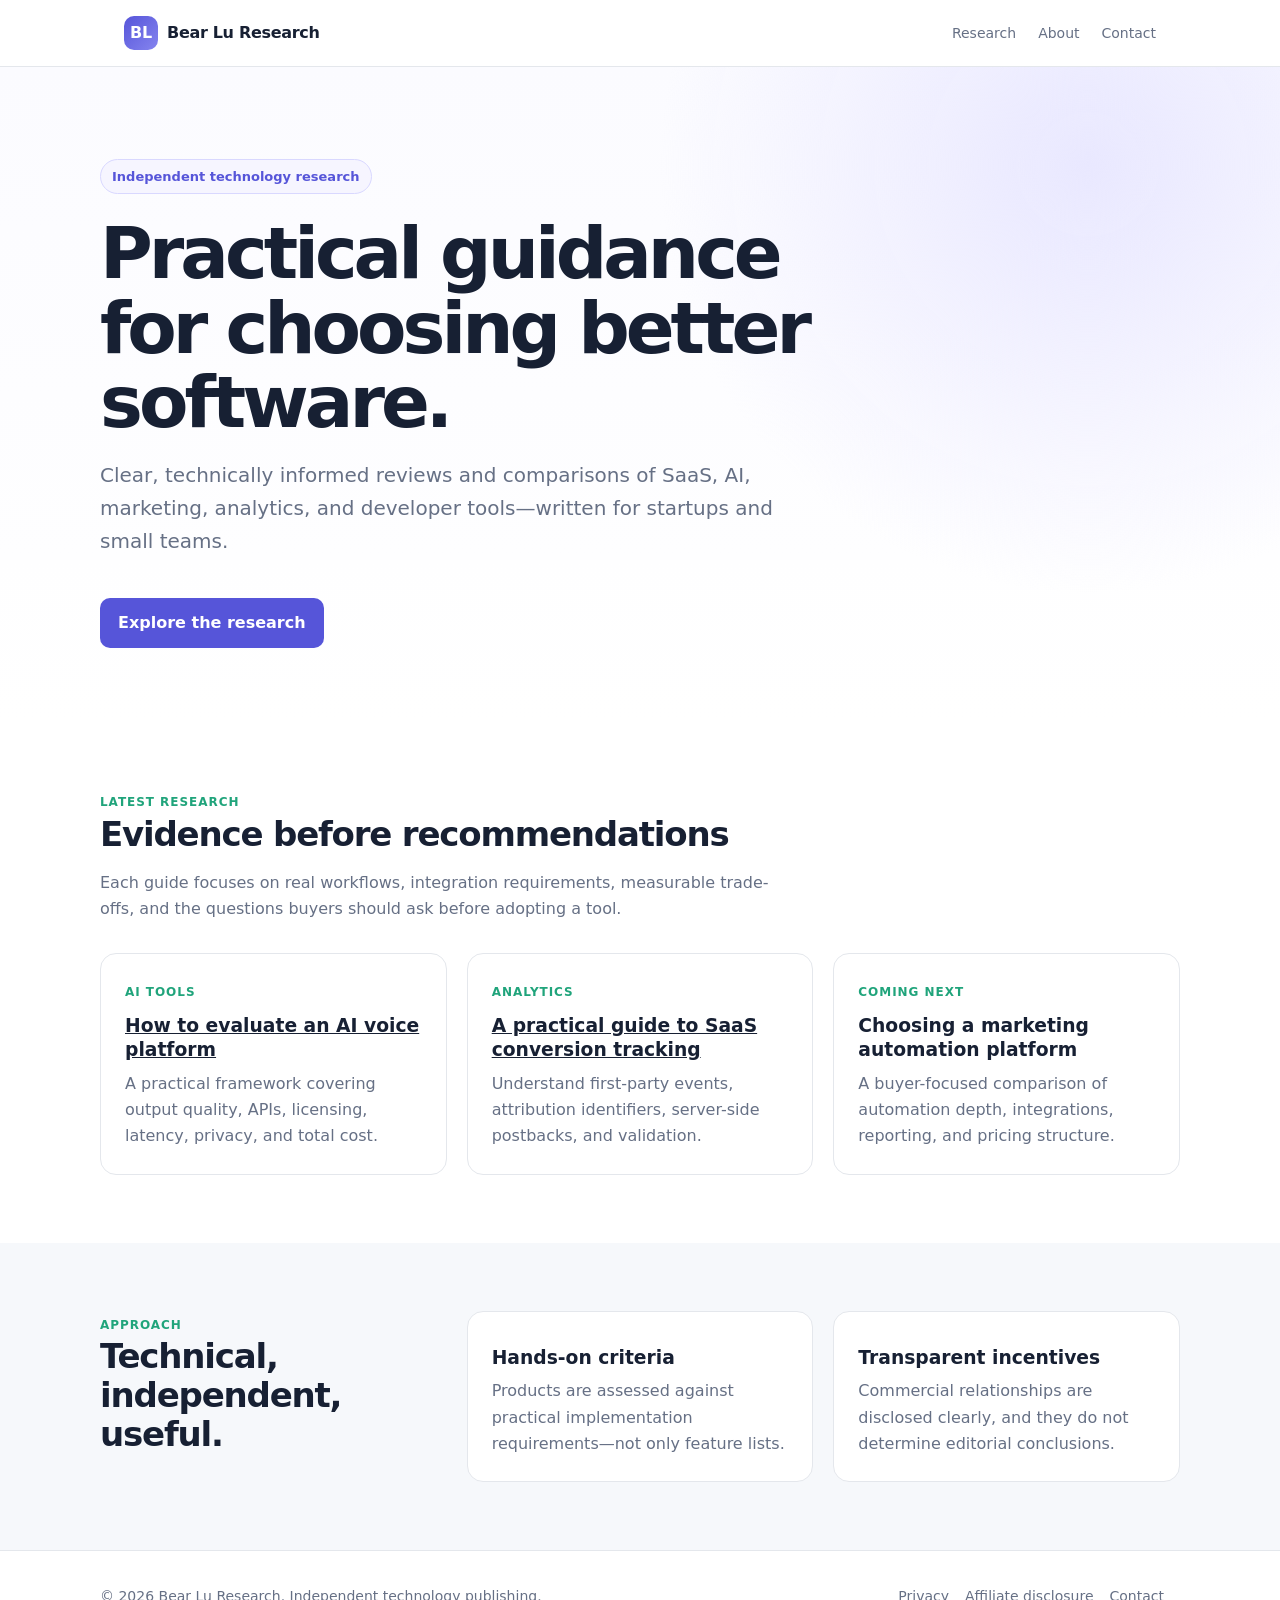
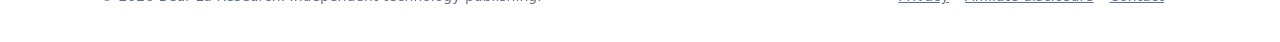
<file: index.html>
<!doctype html><html lang="en"><head><meta name='impact-site-verification' value='74fdba26-2d31-414e-9ba7-4cd402d4a3ed'><meta charset="utf-8"><meta name="viewport" content="width=device-width,initial-scale=1"><meta name="description" content="Independent research and practical guides for evaluating SaaS, AI, and developer tools."><title>Bear Lu — SaaS & AI Tool Research</title><link rel="stylesheet" href="assets/style.css"></head><body>
<header><div class="nav"><a class="brand" href="index.html"><span>BL</span>Bear Lu Research</a><nav><a href="#research">Research</a><a href="about.html">About</a><a href="contact.html">Contact</a></nav></div></header>
<main><section class="hero"><div class="wrap"><div class="eyebrow">Independent technology research</div><h1>Practical guidance for choosing better software.</h1><p class="lede">Clear, technically informed reviews and comparisons of SaaS, AI, marketing, analytics, and developer tools—written for startups and small teams.</p><a class="cta" href="#research">Explore the research</a></div></section>
<section class="section" id="research"><div class="wrap"><span class="tag">Latest research</span><h2>Evidence before recommendations</h2><p class="intro">Each guide focuses on real workflows, integration requirements, measurable trade-offs, and the questions buyers should ask before adopting a tool.</p><div class="grid">
<article class="card"><span class="tag">AI tools</span><h3><a href="articles/ai-voice-platform-guide.html">How to evaluate an AI voice platform</a></h3><p>A practical framework covering output quality, APIs, licensing, latency, privacy, and total cost.</p></article>
<article class="card"><span class="tag">Analytics</span><h3><a href="articles/saas-conversion-tracking.html">A practical guide to SaaS conversion tracking</a></h3><p>Understand first-party events, attribution identifiers, server-side postbacks, and validation.</p></article>
<article class="card"><span class="tag">Coming next</span><h3>Choosing a marketing automation platform</h3><p>A buyer-focused comparison of automation depth, integrations, reporting, and pricing structure.</p></article>
</div></div></section>
<section class="section alt"><div class="wrap"><div class="grid"><div><span class="tag">Approach</span><h2>Technical, independent, useful.</h2></div><div class="card"><h3>Hands-on criteria</h3><p>Products are assessed against practical implementation requirements—not only feature lists.</p></div><div class="card"><h3>Transparent incentives</h3><p>Commercial relationships are disclosed clearly, and they do not determine editorial conclusions.</p></div></div></div></section></main>
<footer><div class="footer"><div>© 2026 Bear Lu Research. Independent technology publishing.</div><div><a href="privacy.html">Privacy</a><a href="disclosure.html">Affiliate disclosure</a><a href="contact.html">Contact</a></div></div></footer></body></html>
</file>
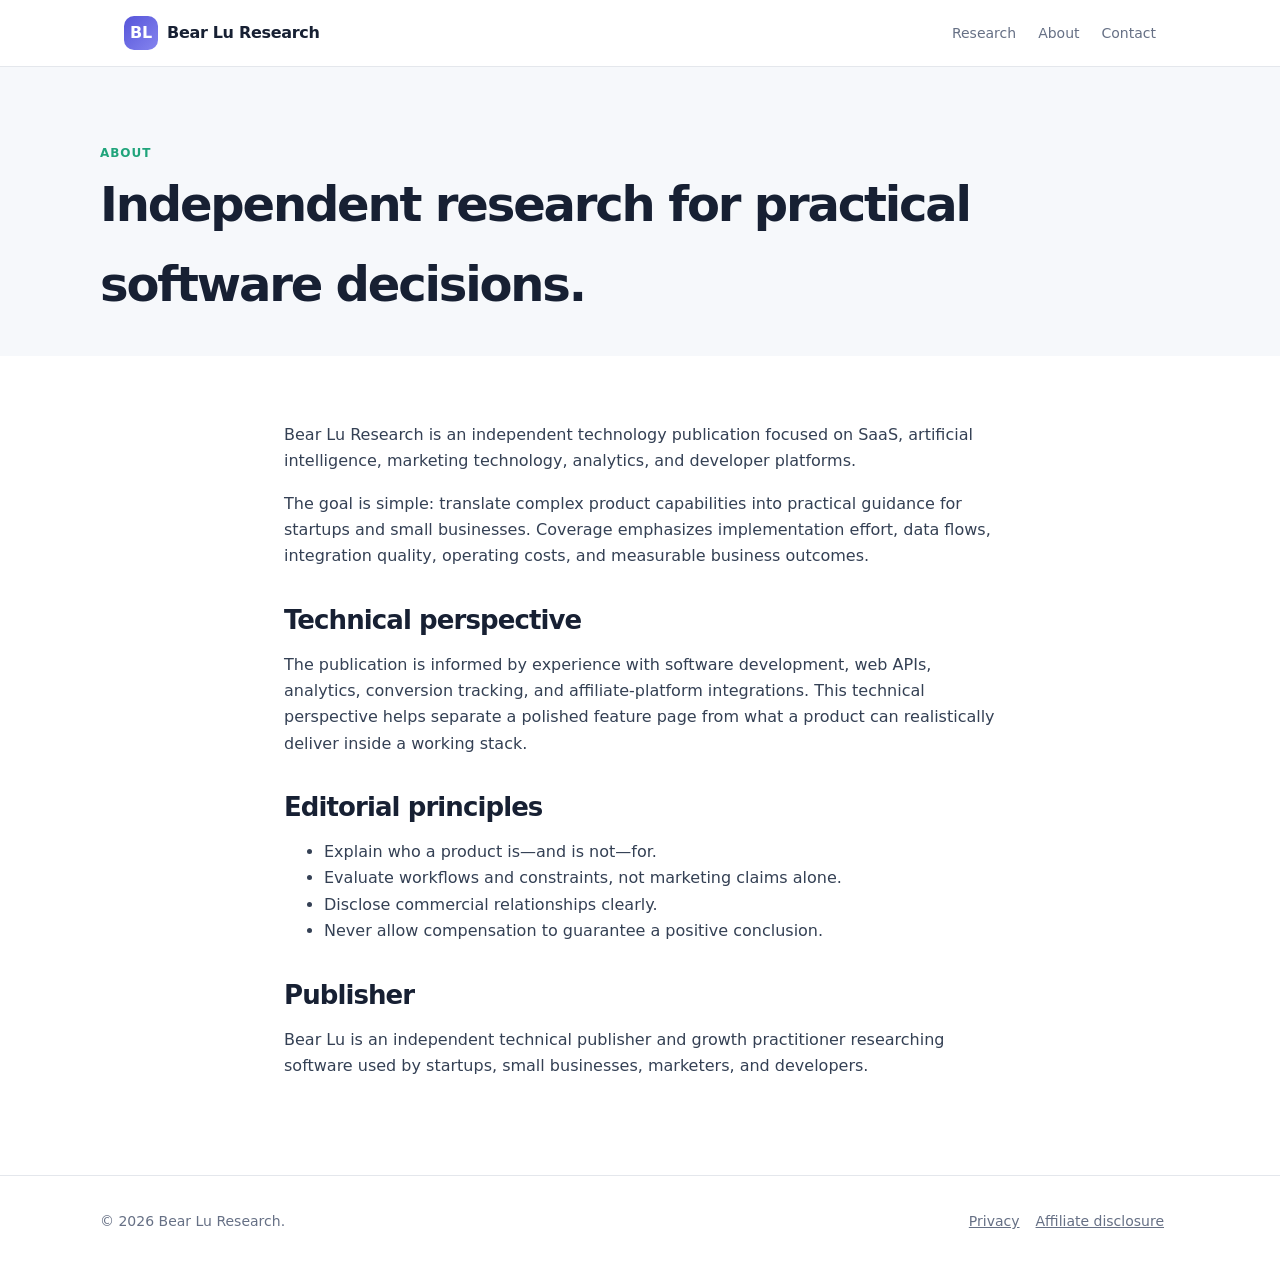
<file: about.html>
<!doctype html><html lang="en"><head><meta charset="utf-8"><meta name="viewport" content="width=device-width,initial-scale=1"><title>About — Bear Lu Research</title><link rel="stylesheet" href="assets/style.css"></head><body><header><div class="nav"><a class="brand" href="index.html"><span>BL</span>Bear Lu Research</a><nav><a href="index.html#research">Research</a><a href="about.html">About</a><a href="contact.html">Contact</a></nav></div></header><main><section class="page-head"><div class="wrap"><span class="tag">About</span><h1>Independent research for practical software decisions.</h1></div></section><article class="prose"><p>Bear Lu Research is an independent technology publication focused on SaaS, artificial intelligence, marketing technology, analytics, and developer platforms.</p><p>The goal is simple: translate complex product capabilities into practical guidance for startups and small businesses. Coverage emphasizes implementation effort, data flows, integration quality, operating costs, and measurable business outcomes.</p><h2>Technical perspective</h2><p>The publication is informed by experience with software development, web APIs, analytics, conversion tracking, and affiliate-platform integrations. This technical perspective helps separate a polished feature page from what a product can realistically deliver inside a working stack.</p><h2>Editorial principles</h2><ul><li>Explain who a product is—and is not—for.</li><li>Evaluate workflows and constraints, not marketing claims alone.</li><li>Disclose commercial relationships clearly.</li><li>Never allow compensation to guarantee a positive conclusion.</li></ul><h2>Publisher</h2><p>Bear Lu is an independent technical publisher and growth practitioner researching software used by startups, small businesses, marketers, and developers.</p></article></main><footer><div class="footer"><div>© 2026 Bear Lu Research.</div><div><a href="privacy.html">Privacy</a><a href="disclosure.html">Affiliate disclosure</a></div></div></footer></body></html>
</file>
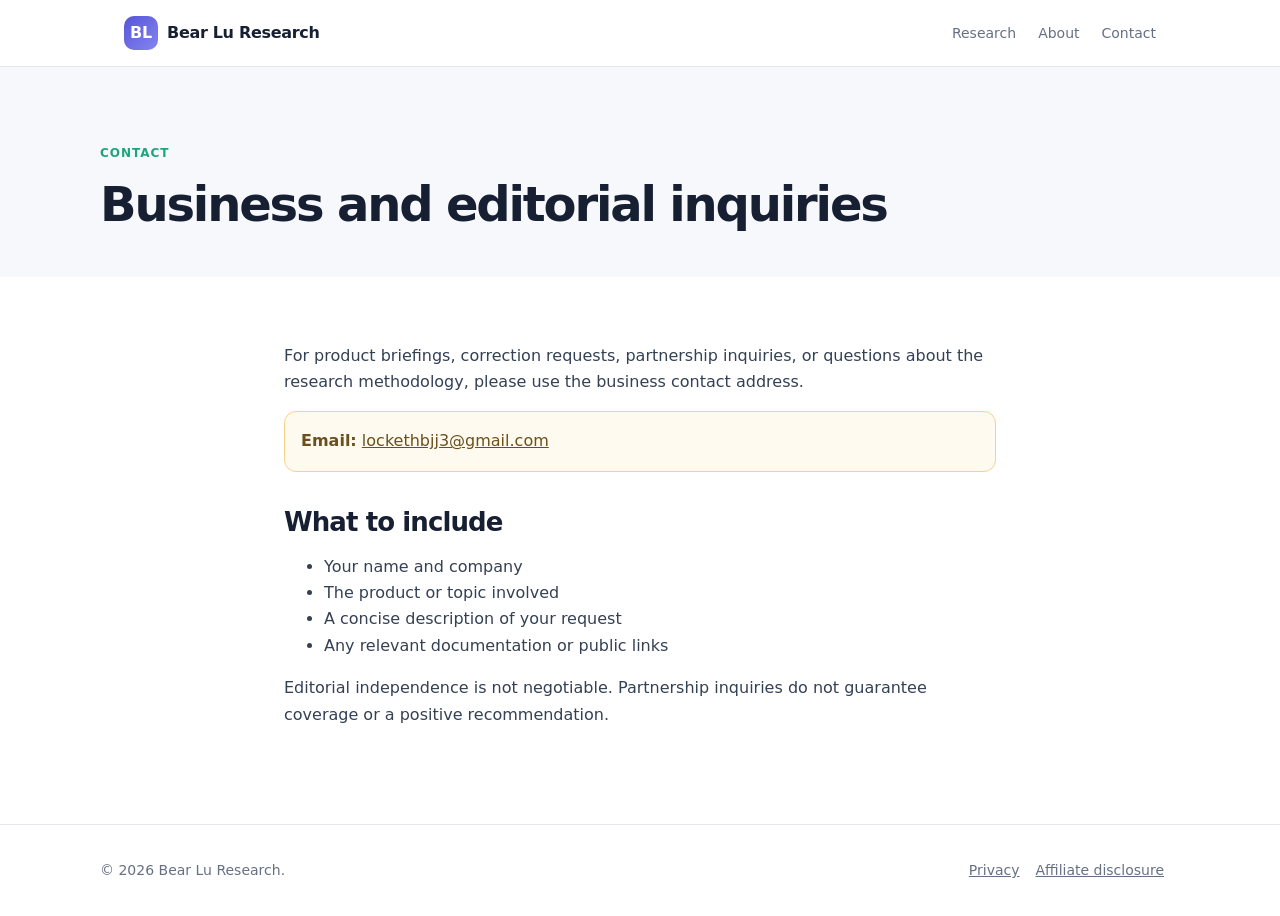
<file: contact.html>
<!doctype html><html lang="en"><head><meta charset="utf-8"><meta name="viewport" content="width=device-width,initial-scale=1"><title>Contact — Bear Lu Research</title><link rel="stylesheet" href="assets/style.css"></head><body><header><div class="nav"><a class="brand" href="index.html"><span>BL</span>Bear Lu Research</a><nav><a href="index.html#research">Research</a><a href="about.html">About</a><a href="contact.html">Contact</a></nav></div></header><main><section class="page-head"><div class="wrap"><span class="tag">Contact</span><h1>Business and editorial inquiries</h1></div></section><article class="prose"><p>For product briefings, correction requests, partnership inquiries, or questions about the research methodology, please use the business contact address.</p><div class="notice"><strong>Email:</strong> <a href="mailto:lockethbjj3@gmail.com">lockethbjj3@gmail.com</a></div><h2>What to include</h2><ul><li>Your name and company</li><li>The product or topic involved</li><li>A concise description of your request</li><li>Any relevant documentation or public links</li></ul><p>Editorial independence is not negotiable. Partnership inquiries do not guarantee coverage or a positive recommendation.</p></article></main><footer><div class="footer"><div>© 2026 Bear Lu Research.</div><div><a href="privacy.html">Privacy</a><a href="disclosure.html">Affiliate disclosure</a></div></div></footer></body></html>
</file>
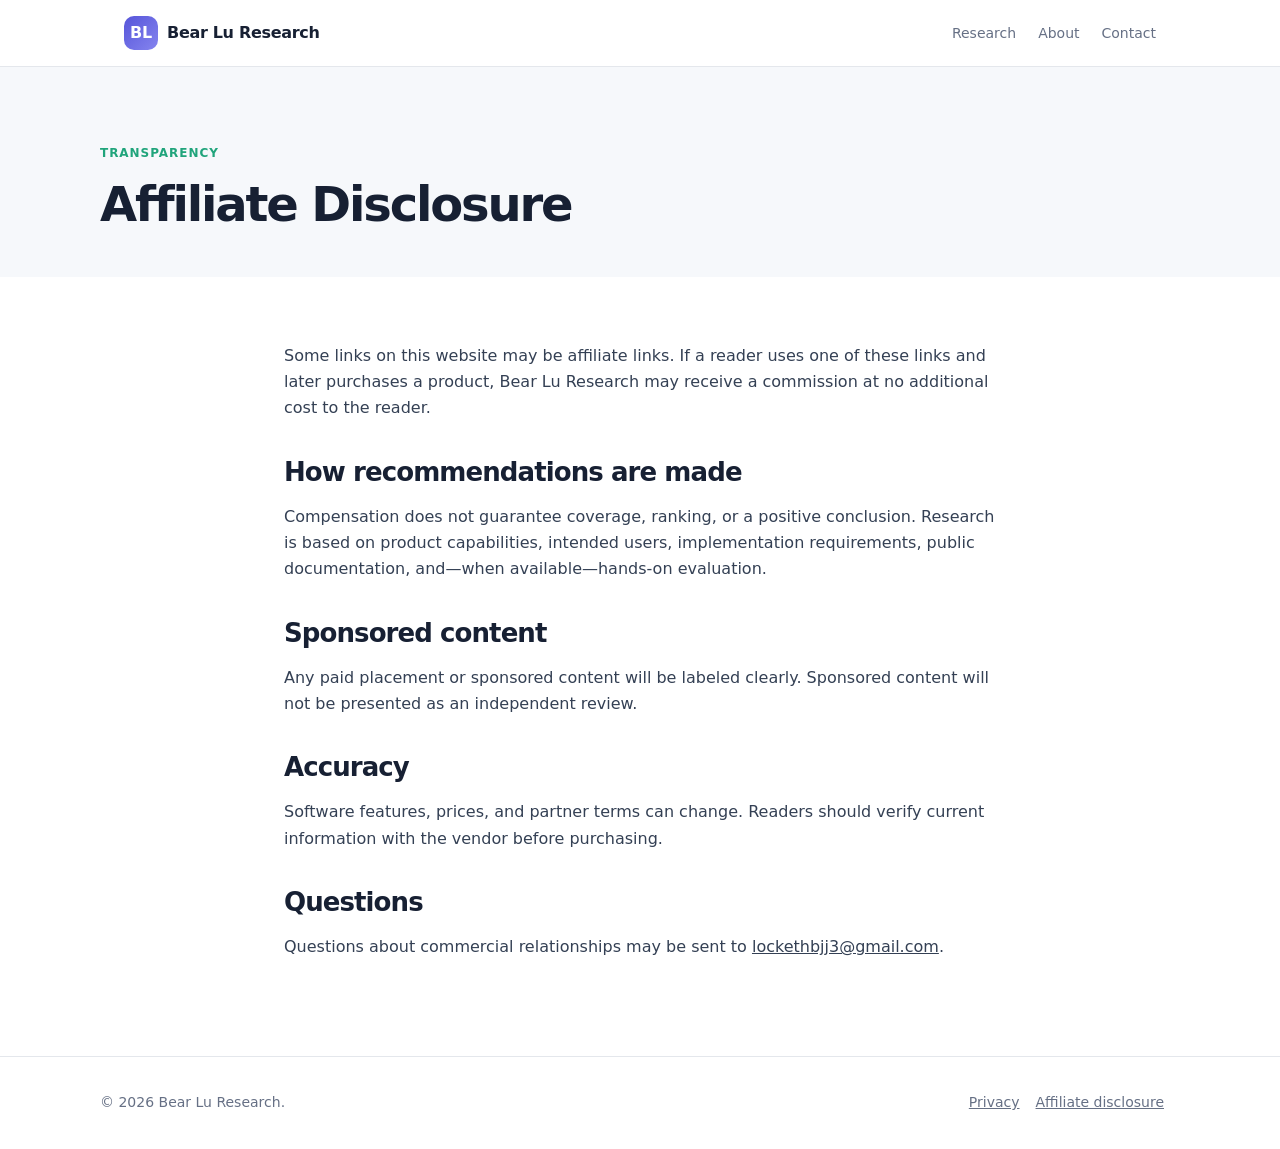
<file: disclosure.html>
<!doctype html><html lang="en"><head><meta charset="utf-8"><meta name="viewport" content="width=device-width,initial-scale=1"><title>Affiliate Disclosure — Bear Lu Research</title><link rel="stylesheet" href="assets/style.css"></head><body><header><div class="nav"><a class="brand" href="index.html"><span>BL</span>Bear Lu Research</a><nav><a href="index.html#research">Research</a><a href="about.html">About</a><a href="contact.html">Contact</a></nav></div></header><main><section class="page-head"><div class="wrap"><span class="tag">Transparency</span><h1>Affiliate Disclosure</h1></div></section><article class="prose"><p>Some links on this website may be affiliate links. If a reader uses one of these links and later purchases a product, Bear Lu Research may receive a commission at no additional cost to the reader.</p><h2>How recommendations are made</h2><p>Compensation does not guarantee coverage, ranking, or a positive conclusion. Research is based on product capabilities, intended users, implementation requirements, public documentation, and—when available—hands-on evaluation.</p><h2>Sponsored content</h2><p>Any paid placement or sponsored content will be labeled clearly. Sponsored content will not be presented as an independent review.</p><h2>Accuracy</h2><p>Software features, prices, and partner terms can change. Readers should verify current information with the vendor before purchasing.</p><h2>Questions</h2><p>Questions about commercial relationships may be sent to <a href="mailto:lockethbjj3@gmail.com">lockethbjj3@gmail.com</a>.</p></article></main><footer><div class="footer"><div>© 2026 Bear Lu Research.</div><div><a href="privacy.html">Privacy</a><a href="disclosure.html">Affiliate disclosure</a></div></div></footer></body></html>
</file>
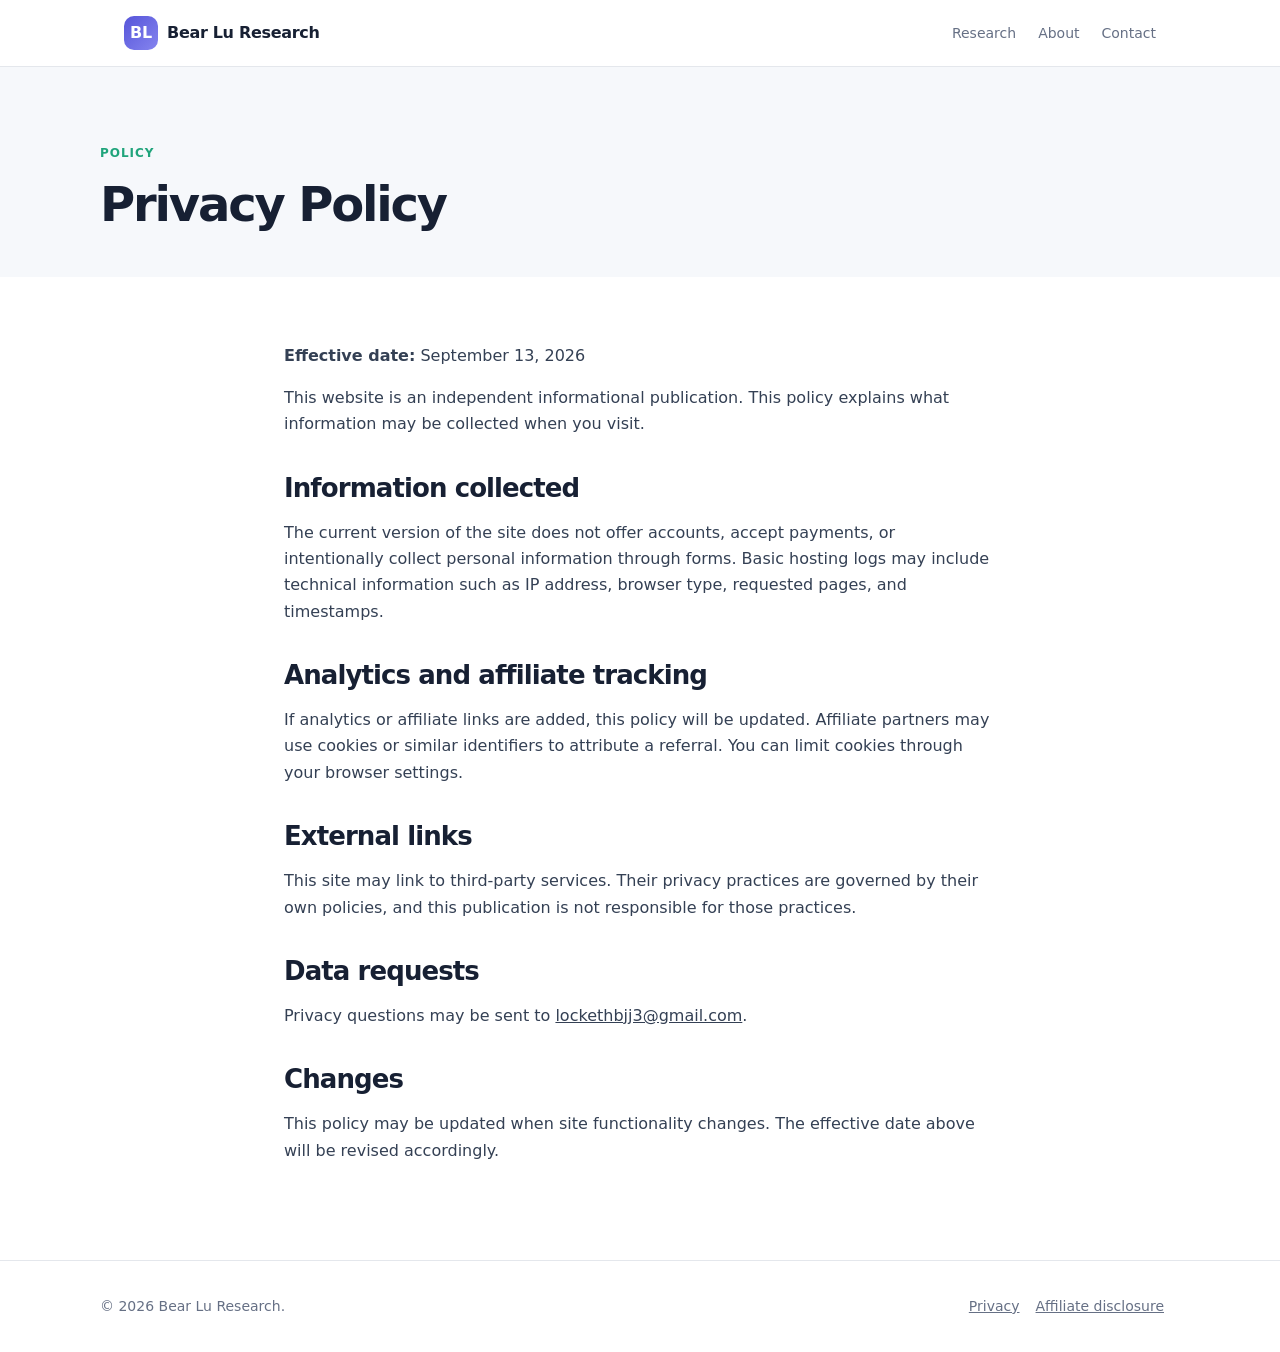
<file: privacy.html>
<!doctype html><html lang="en"><head><meta charset="utf-8"><meta name="viewport" content="width=device-width,initial-scale=1"><title>Privacy Policy — Bear Lu Research</title><link rel="stylesheet" href="assets/style.css"></head><body><header><div class="nav"><a class="brand" href="index.html"><span>BL</span>Bear Lu Research</a><nav><a href="index.html#research">Research</a><a href="about.html">About</a><a href="contact.html">Contact</a></nav></div></header><main><section class="page-head"><div class="wrap"><span class="tag">Policy</span><h1>Privacy Policy</h1></div></section><article class="prose"><p><strong>Effective date:</strong> September 13, 2026</p><p>This website is an independent informational publication. This policy explains what information may be collected when you visit.</p><h2>Information collected</h2><p>The current version of the site does not offer accounts, accept payments, or intentionally collect personal information through forms. Basic hosting logs may include technical information such as IP address, browser type, requested pages, and timestamps.</p><h2>Analytics and affiliate tracking</h2><p>If analytics or affiliate links are added, this policy will be updated. Affiliate partners may use cookies or similar identifiers to attribute a referral. You can limit cookies through your browser settings.</p><h2>External links</h2><p>This site may link to third-party services. Their privacy practices are governed by their own policies, and this publication is not responsible for those practices.</p><h2>Data requests</h2><p>Privacy questions may be sent to <a href="mailto:lockethbjj3@gmail.com">lockethbjj3@gmail.com</a>.</p><h2>Changes</h2><p>This policy may be updated when site functionality changes. The effective date above will be revised accordingly.</p></article></main><footer><div class="footer"><div>© 2026 Bear Lu Research.</div><div><a href="privacy.html">Privacy</a><a href="disclosure.html">Affiliate disclosure</a></div></div></footer></body></html>
</file>
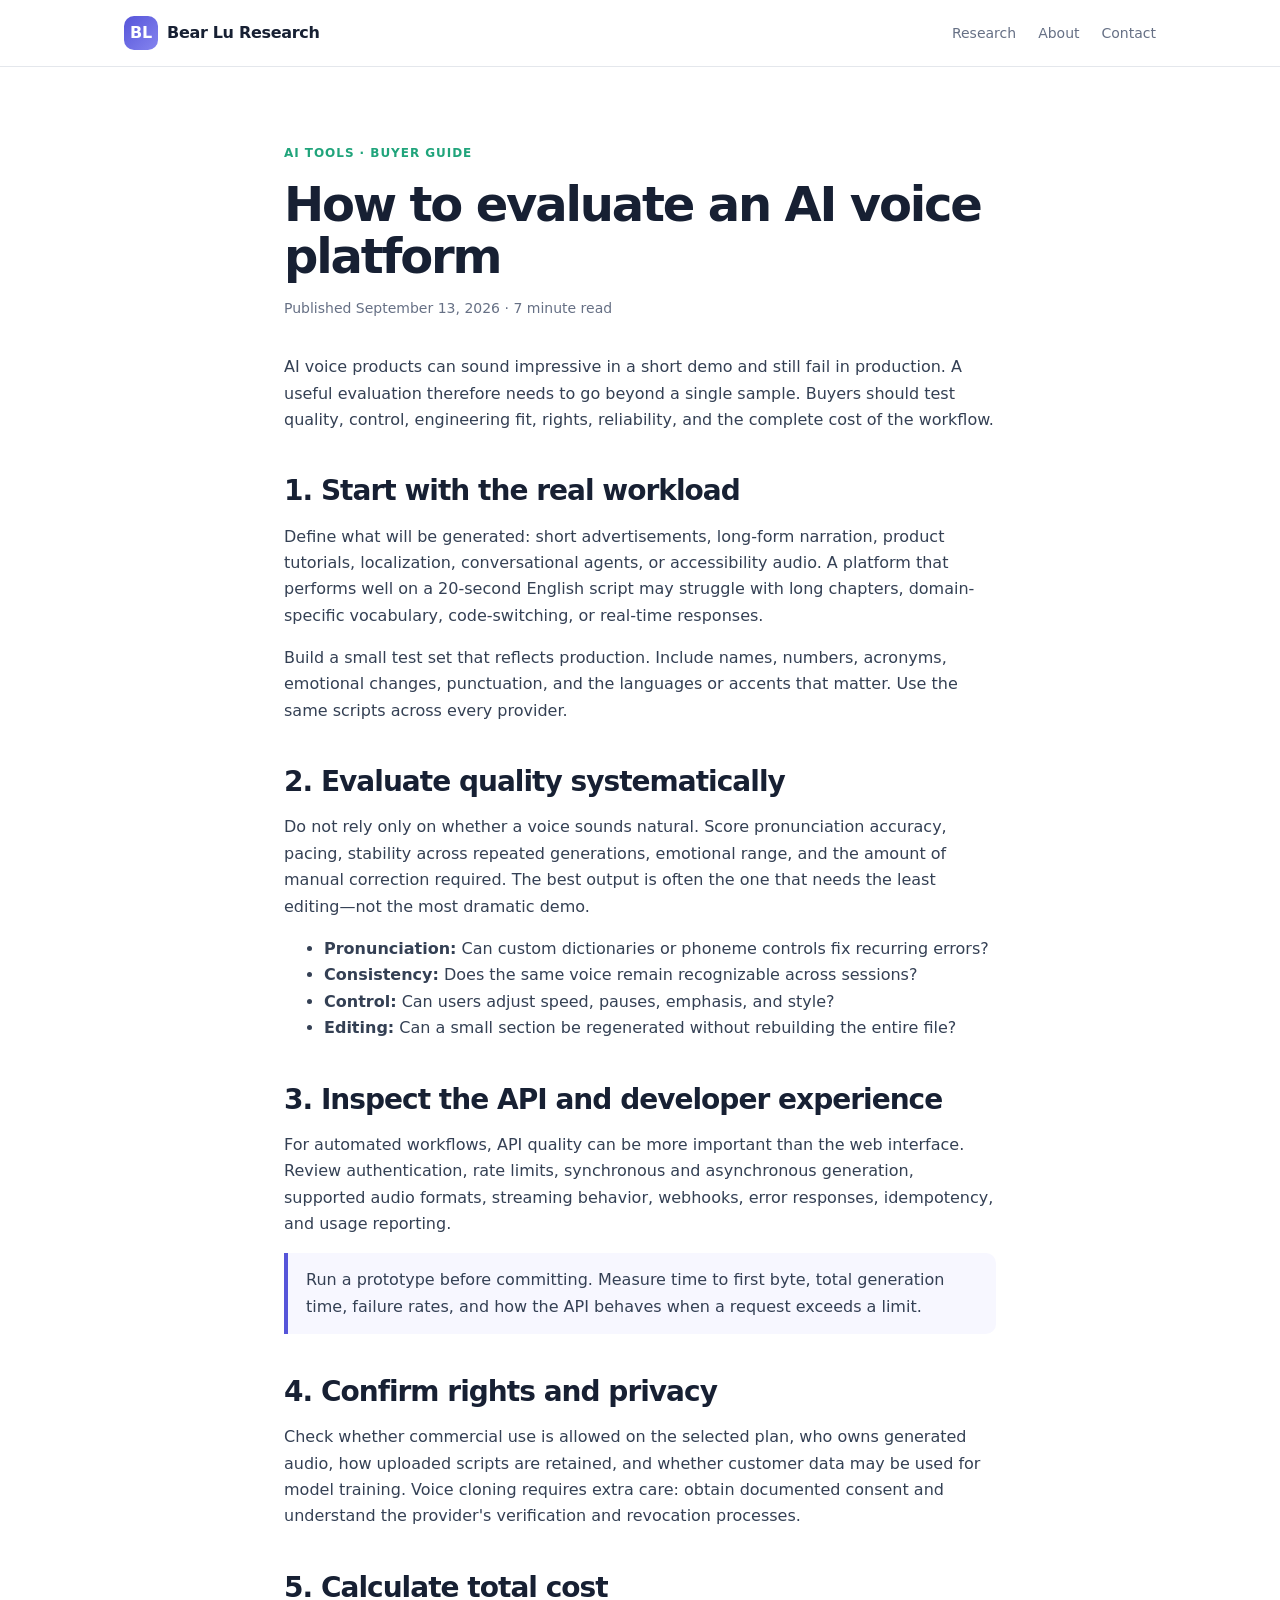
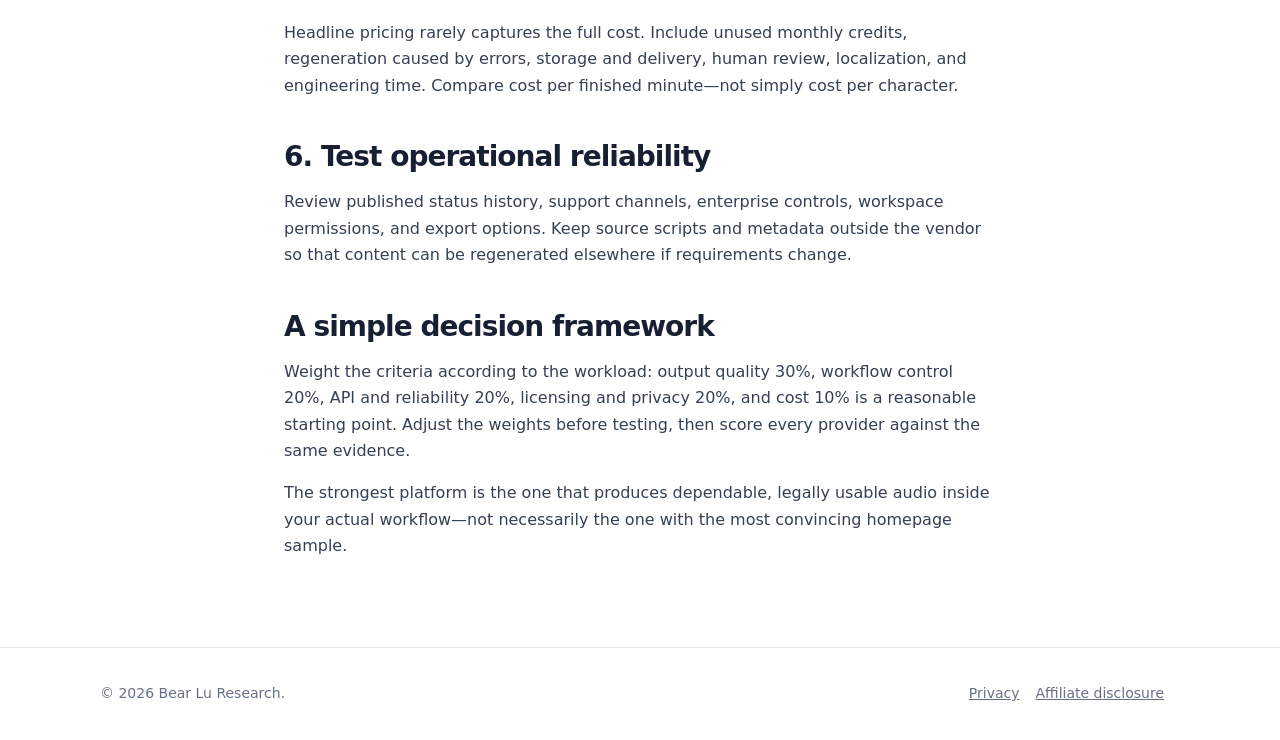
<file: articles/ai-voice-platform-guide.html>
<!doctype html><html lang="en"><head><meta charset="utf-8"><meta name="viewport" content="width=device-width,initial-scale=1"><meta name="description" content="A practical framework for comparing AI voice platforms by quality, APIs, licensing, latency, privacy, and total cost."><title>How to Evaluate an AI Voice Platform — Bear Lu Research</title><link rel="stylesheet" href="../assets/style.css"></head><body><header><div class="nav"><a class="brand" href="../index.html"><span>BL</span>Bear Lu Research</a><nav><a href="../index.html#research">Research</a><a href="../about.html">About</a><a href="../contact.html">Contact</a></nav></div></header><main><article class="article"><span class="tag">AI tools · Buyer guide</span><h1>How to evaluate an AI voice platform</h1><p class="meta">Published September 13, 2026 · 7 minute read</p><p>AI voice products can sound impressive in a short demo and still fail in production. A useful evaluation therefore needs to go beyond a single sample. Buyers should test quality, control, engineering fit, rights, reliability, and the complete cost of the workflow.</p><h2>1. Start with the real workload</h2><p>Define what will be generated: short advertisements, long-form narration, product tutorials, localization, conversational agents, or accessibility audio. A platform that performs well on a 20-second English script may struggle with long chapters, domain-specific vocabulary, code-switching, or real-time responses.</p><p>Build a small test set that reflects production. Include names, numbers, acronyms, emotional changes, punctuation, and the languages or accents that matter. Use the same scripts across every provider.</p><h2>2. Evaluate quality systematically</h2><p>Do not rely only on whether a voice sounds natural. Score pronunciation accuracy, pacing, stability across repeated generations, emotional range, and the amount of manual correction required. The best output is often the one that needs the least editing—not the most dramatic demo.</p><ul><li><strong>Pronunciation:</strong> Can custom dictionaries or phoneme controls fix recurring errors?</li><li><strong>Consistency:</strong> Does the same voice remain recognizable across sessions?</li><li><strong>Control:</strong> Can users adjust speed, pauses, emphasis, and style?</li><li><strong>Editing:</strong> Can a small section be regenerated without rebuilding the entire file?</li></ul><h2>3. Inspect the API and developer experience</h2><p>For automated workflows, API quality can be more important than the web interface. Review authentication, rate limits, synchronous and asynchronous generation, supported audio formats, streaming behavior, webhooks, error responses, idempotency, and usage reporting.</p><p class="note">Run a prototype before committing. Measure time to first byte, total generation time, failure rates, and how the API behaves when a request exceeds a limit.</p><h2>4. Confirm rights and privacy</h2><p>Check whether commercial use is allowed on the selected plan, who owns generated audio, how uploaded scripts are retained, and whether customer data may be used for model training. Voice cloning requires extra care: obtain documented consent and understand the provider's verification and revocation processes.</p><h2>5. Calculate total cost</h2><p>Headline pricing rarely captures the full cost. Include unused monthly credits, regeneration caused by errors, storage and delivery, human review, localization, and engineering time. Compare cost per finished minute—not simply cost per character.</p><h2>6. Test operational reliability</h2><p>Review published status history, support channels, enterprise controls, workspace permissions, and export options. Keep source scripts and metadata outside the vendor so that content can be regenerated elsewhere if requirements change.</p><h2>A simple decision framework</h2><p>Weight the criteria according to the workload: output quality 30%, workflow control 20%, API and reliability 20%, licensing and privacy 20%, and cost 10% is a reasonable starting point. Adjust the weights before testing, then score every provider against the same evidence.</p><p>The strongest platform is the one that produces dependable, legally usable audio inside your actual workflow—not necessarily the one with the most convincing homepage sample.</p></article></main><footer><div class="footer"><div>© 2026 Bear Lu Research.</div><div><a href="../privacy.html">Privacy</a><a href="../disclosure.html">Affiliate disclosure</a></div></div></footer></body></html>
</file>
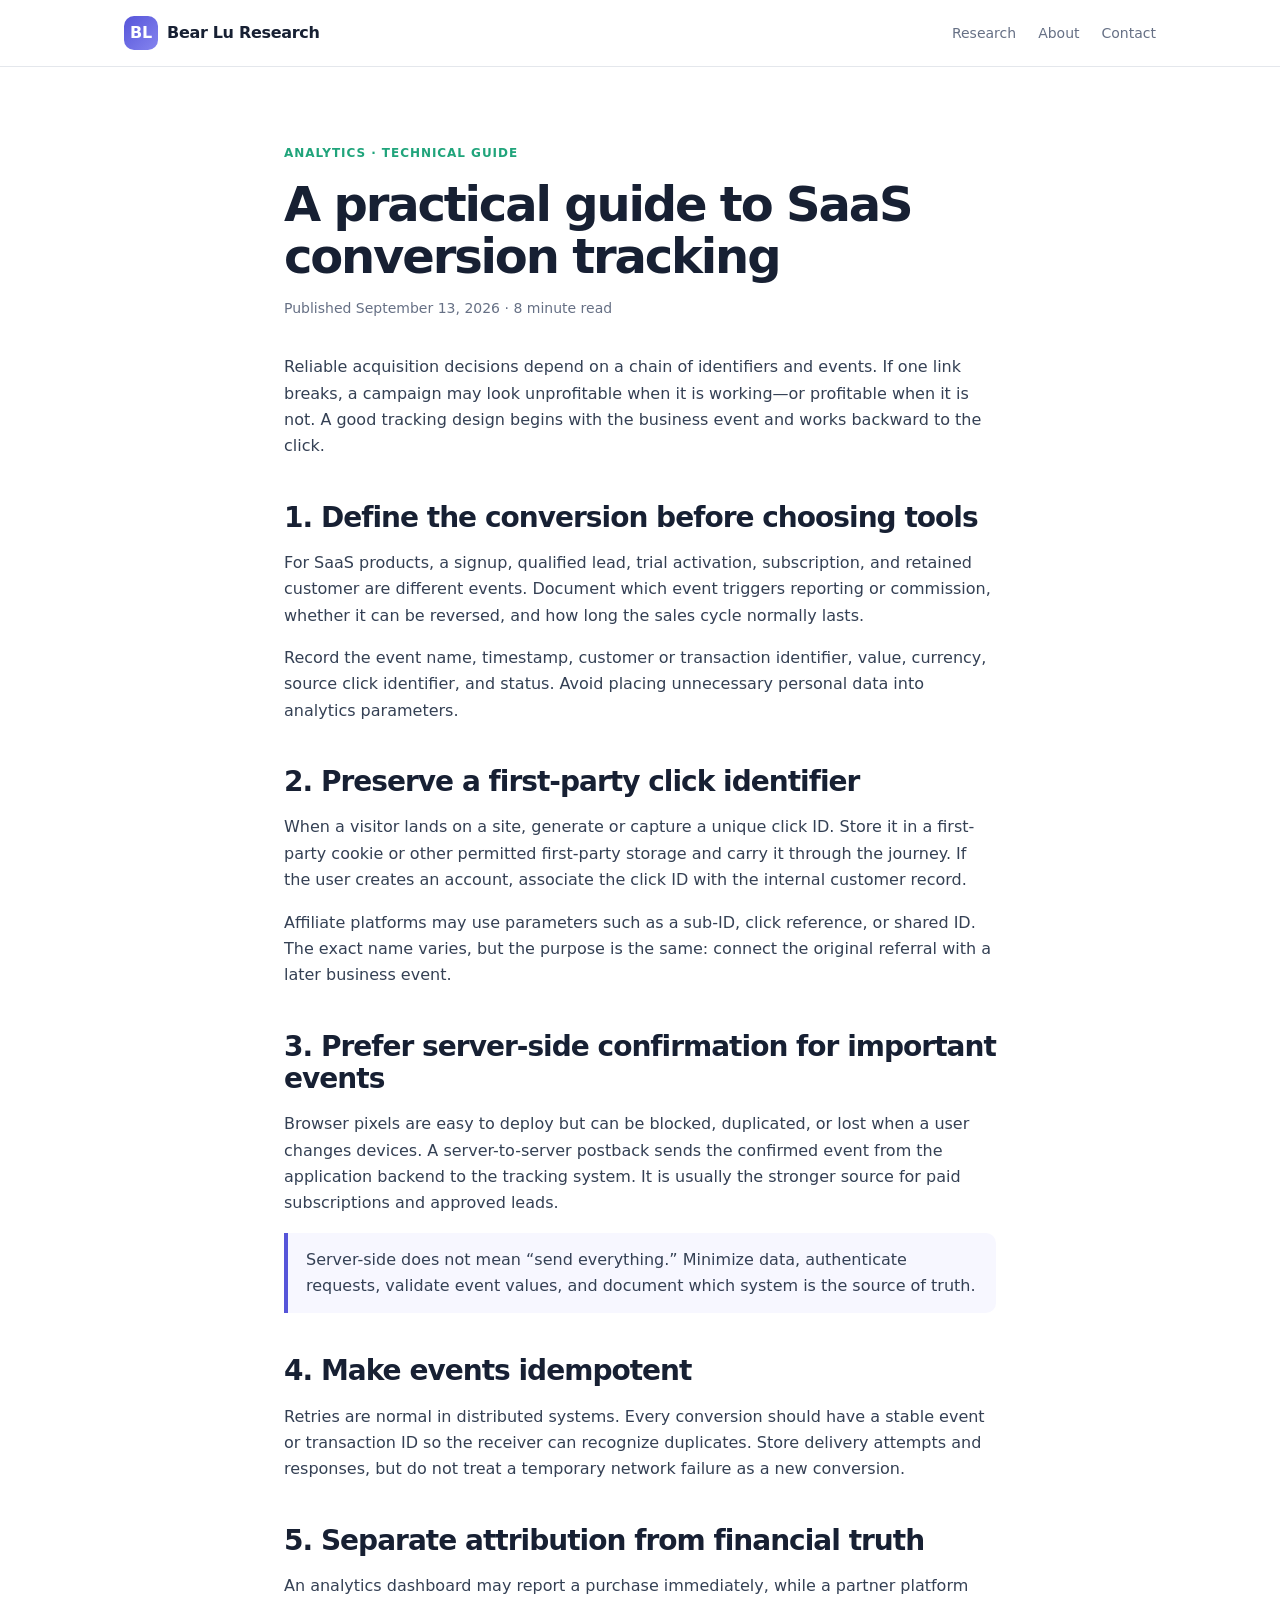
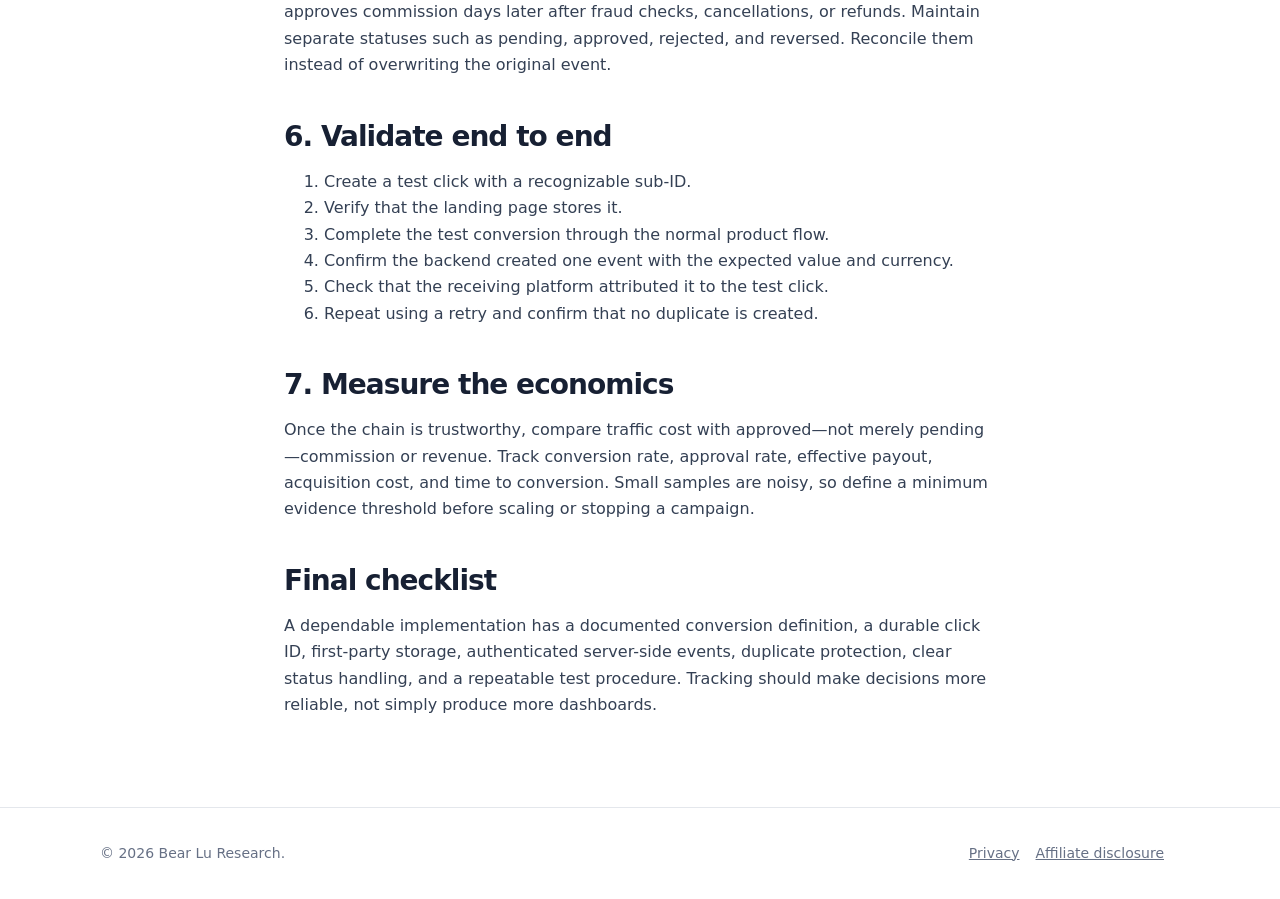
<file: articles/saas-conversion-tracking.html>
<!doctype html><html lang="en"><head><meta charset="utf-8"><meta name="viewport" content="width=device-width,initial-scale=1"><meta name="description" content="A practical explanation of SaaS conversion tracking, attribution identifiers, server-side postbacks, and validation."><title>A Practical Guide to SaaS Conversion Tracking — Bear Lu Research</title><link rel="stylesheet" href="../assets/style.css"></head><body><header><div class="nav"><a class="brand" href="../index.html"><span>BL</span>Bear Lu Research</a><nav><a href="../index.html#research">Research</a><a href="../about.html">About</a><a href="../contact.html">Contact</a></nav></div></header><main><article class="article"><span class="tag">Analytics · Technical guide</span><h1>A practical guide to SaaS conversion tracking</h1><p class="meta">Published September 13, 2026 · 8 minute read</p><p>Reliable acquisition decisions depend on a chain of identifiers and events. If one link breaks, a campaign may look unprofitable when it is working—or profitable when it is not. A good tracking design begins with the business event and works backward to the click.</p><h2>1. Define the conversion before choosing tools</h2><p>For SaaS products, a signup, qualified lead, trial activation, subscription, and retained customer are different events. Document which event triggers reporting or commission, whether it can be reversed, and how long the sales cycle normally lasts.</p><p>Record the event name, timestamp, customer or transaction identifier, value, currency, source click identifier, and status. Avoid placing unnecessary personal data into analytics parameters.</p><h2>2. Preserve a first-party click identifier</h2><p>When a visitor lands on a site, generate or capture a unique click ID. Store it in a first-party cookie or other permitted first-party storage and carry it through the journey. If the user creates an account, associate the click ID with the internal customer record.</p><p>Affiliate platforms may use parameters such as a sub-ID, click reference, or shared ID. The exact name varies, but the purpose is the same: connect the original referral with a later business event.</p><h2>3. Prefer server-side confirmation for important events</h2><p>Browser pixels are easy to deploy but can be blocked, duplicated, or lost when a user changes devices. A server-to-server postback sends the confirmed event from the application backend to the tracking system. It is usually the stronger source for paid subscriptions and approved leads.</p><p class="note">Server-side does not mean “send everything.” Minimize data, authenticate requests, validate event values, and document which system is the source of truth.</p><h2>4. Make events idempotent</h2><p>Retries are normal in distributed systems. Every conversion should have a stable event or transaction ID so the receiver can recognize duplicates. Store delivery attempts and responses, but do not treat a temporary network failure as a new conversion.</p><h2>5. Separate attribution from financial truth</h2><p>An analytics dashboard may report a purchase immediately, while a partner platform approves commission days later after fraud checks, cancellations, or refunds. Maintain separate statuses such as pending, approved, rejected, and reversed. Reconcile them instead of overwriting the original event.</p><h2>6. Validate end to end</h2><ol><li>Create a test click with a recognizable sub-ID.</li><li>Verify that the landing page stores it.</li><li>Complete the test conversion through the normal product flow.</li><li>Confirm the backend created one event with the expected value and currency.</li><li>Check that the receiving platform attributed it to the test click.</li><li>Repeat using a retry and confirm that no duplicate is created.</li></ol><h2>7. Measure the economics</h2><p>Once the chain is trustworthy, compare traffic cost with approved—not merely pending—commission or revenue. Track conversion rate, approval rate, effective payout, acquisition cost, and time to conversion. Small samples are noisy, so define a minimum evidence threshold before scaling or stopping a campaign.</p><h2>Final checklist</h2><p>A dependable implementation has a documented conversion definition, a durable click ID, first-party storage, authenticated server-side events, duplicate protection, clear status handling, and a repeatable test procedure. Tracking should make decisions more reliable, not simply produce more dashboards.</p></article></main><footer><div class="footer"><div>© 2026 Bear Lu Research.</div><div><a href="../privacy.html">Privacy</a><a href="../disclosure.html">Affiliate disclosure</a></div></div></footer></body></html>
</file>
<file: assets/style.css>
:root{--ink:#172033;--muted:#667085;--line:#e4e7ec;--paper:#fff;--wash:#f6f8fb;--accent:#5655d9;--accent2:#20a47b;--max:1080px}*{box-sizing:border-box}html{scroll-behavior:smooth}body{margin:0;color:var(--ink);background:var(--paper);font:16px/1.65 Inter,ui-sans-serif,system-ui,-apple-system,"Segoe UI",sans-serif}a{color:inherit}header{border-bottom:1px solid var(--line);background:rgba(255,255,255,.95);position:sticky;top:0;z-index:10}.nav{max-width:var(--max);margin:auto;padding:16px 24px;display:flex;align-items:center;justify-content:space-between;gap:24px}.brand{text-decoration:none;font-weight:800;letter-spacing:-.02em}.brand span{display:inline-grid;place-items:center;width:34px;height:34px;margin-right:9px;border-radius:10px;color:#fff;background:linear-gradient(135deg,var(--accent),#8584ef)}nav a{margin-left:22px;text-decoration:none;color:var(--muted);font-size:14px}nav a:hover{color:var(--accent)}main{min-height:70vh}.hero{background:radial-gradient(circle at 85% 15%,#e9e8ff 0,transparent 35%),linear-gradient(180deg,#fbfbff,#fff);padding:92px 24px 72px}.wrap{max-width:var(--max);margin:auto}.eyebrow{display:inline-block;padding:6px 11px;border:1px solid #d9d8ff;border-radius:99px;color:var(--accent);font-size:13px;font-weight:700;background:#f6f5ff}.hero h1{max-width:800px;margin:22px 0 18px;font-size:clamp(42px,7vw,72px);line-height:1.03;letter-spacing:-.055em}.lede{max-width:700px;font-size:20px;color:var(--muted)}.cta{display:inline-block;margin-top:20px;padding:12px 18px;border-radius:10px;background:var(--accent);color:#fff;text-decoration:none;font-weight:700}.section{padding:68px 24px}.section.alt{background:var(--wash)}h2{font-size:34px;letter-spacing:-.035em;line-height:1.15;margin:0 0 14px}.intro{max-width:700px;color:var(--muted);margin-bottom:30px}.grid{display:grid;grid-template-columns:repeat(3,1fr);gap:20px}.card{border:1px solid var(--line);border-radius:16px;padding:24px;background:#fff}.card h3{margin:10px 0 8px;line-height:1.3}.card p{color:var(--muted);margin:0}.tag{font-size:12px;text-transform:uppercase;letter-spacing:.08em;font-weight:800;color:var(--accent2)}.article{max-width:760px;margin:auto;padding:72px 24px}.article h1{font-size:48px;line-height:1.08;letter-spacing:-.045em;margin:14px 0}.article h2{font-size:28px;margin-top:42px}.article .meta{color:var(--muted);font-size:14px;margin-bottom:34px}.article p,.article li{color:#344054}.article .note{border-left:4px solid var(--accent);background:#f7f7ff;padding:14px 18px;border-radius:0 10px 10px 0}.page-head{padding:72px 24px 32px;background:var(--wash)}.page-head h1{font-size:48px;letter-spacing:-.045em;margin:0}.prose{max-width:760px;padding:50px 24px 80px;margin:auto}.prose h2{font-size:26px;margin-top:36px}.prose p,.prose li{color:#344054}footer{border-top:1px solid var(--line);padding:34px 24px;color:var(--muted);font-size:14px}.footer{max-width:var(--max);margin:auto;display:flex;justify-content:space-between;gap:25px;flex-wrap:wrap}.footer a{margin-right:16px}.notice{border:1px solid #f4d28c;background:#fffaf0;padding:16px;border-radius:12px;color:#6b4f1d}@media(max-width:780px){.grid{grid-template-columns:1fr}.hero{padding-top:64px}.hero h1,.article h1,.page-head h1{font-size:40px}nav{display:none}}
</file>
